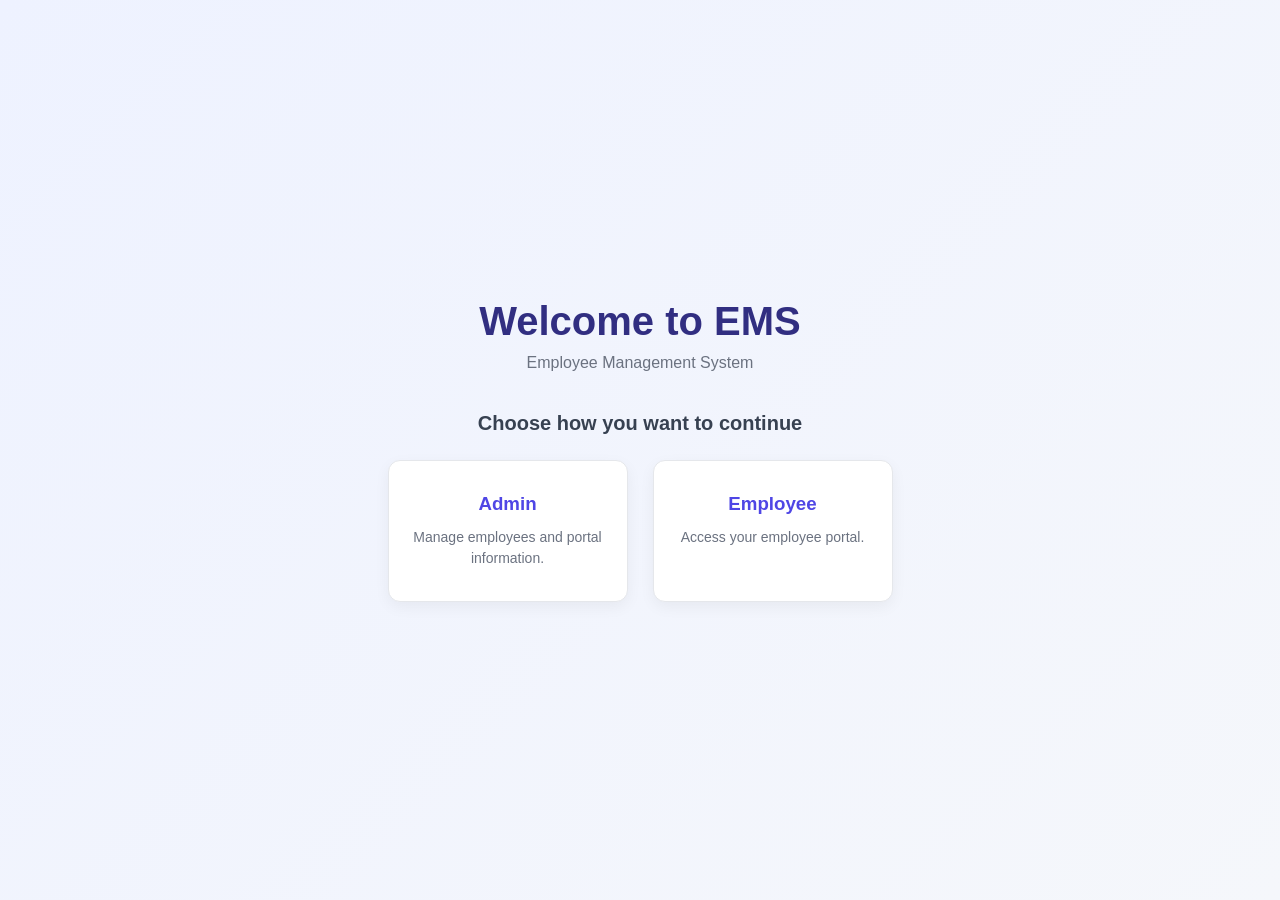
<file: index.html>
<!DOCTYPE html>
<html lang="en">

<head>
    <meta charset="UTF-8">
    <meta name="viewport" content="width=device-width, initial-scale=1.0">
    <title>Welcome | Employee Management System</title>
    <link rel="stylesheet" href="style.css">
</head>

<body>

    <main class="welcome-container">

        <div class="welcome-content">

            <h1>Welcome to EMS</h1>
            <p>Employee Management System</p>

            <h2>Choose how you want to continue</h2>

            <div class="role-options">

                <a href="admin.html" class="role-card">
                    <h3>Admin</h3>
                    <p>Manage employees and portal information.</p>
                </a>

                <a href="employee.html" class="role-card">
                    <h3>Employee</h3>
                    <p>Access your employee portal.</p>
                </a>

            </div>

        </div>

    </main>

</body>

</html>
</file>
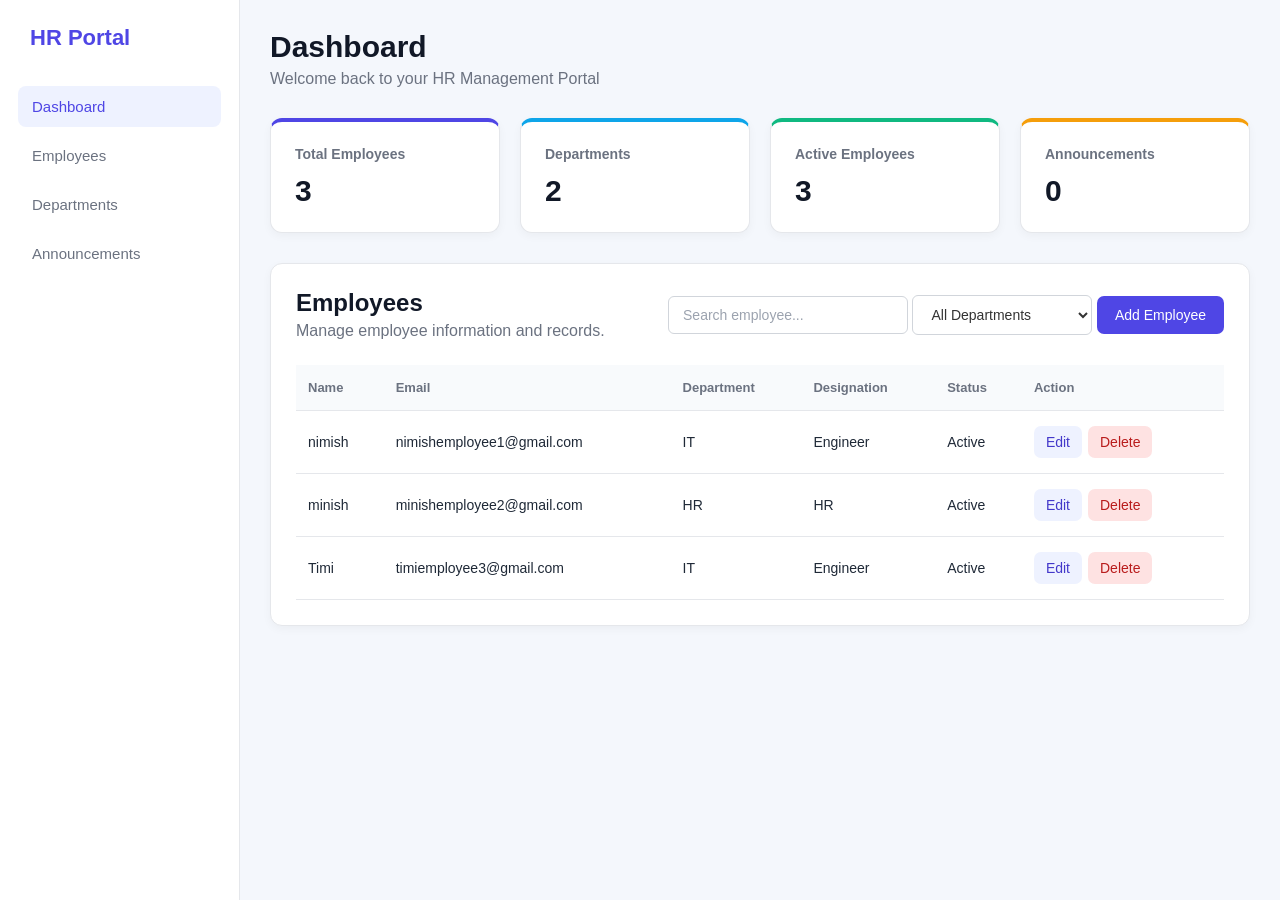
<file: admin.html>
<!DOCTYPE html>
<html lang="en">

<head>
    <meta charset="UTF-8">
    <meta name="viewport" content="width=device-width, initial-scale=1.0">
    <title>Employee Management System</title>
    <link rel="stylesheet" href="style.css">
</head>

<body>

    <div class="app">

        <aside class="sidebar">
            <div class="logo">
                <h2>HR Portal</h2>
            </div>

            <nav>
                <a href="admin.html" class="active">Dashboard</a>
                <a href="employee.html">Employees</a>
                <a href="departments.html">Departments</a> 
                <a href="#">Announcements</a>
            </nav>
        </aside>

        <main class="main-content">
            <header class="topbar">
                <div>
                    <h1>Dashboard</h1>
                    <p>Welcome back to your HR Management Portal</p>
                </div>
            </header>

            <section class="stats">

                <div class="stat-card">
                    <h3>Total Employees</h3>
                    <p id="totalEmployees">0</p>
                </div>

                <div class="stat-card">
                    <h3>Departments</h3>
                    <p id="totalDepartments">0</p>
                </div>

                <div class="stat-card">
                    <h3>Active Employees</h3>
                    <p id="activeEmployees">0</p>
                </div>

                <div class="stat-card">
                    <h3>Announcements</h3>
                    <p id="totalAnnouncements">0</p>
                </div>

            </section>

            <section class="dashboard-section">

                <div class="section-header">
                    <div>
                        <h2>Employees</h2>
                        <p>Manage employee information and records.</p>
                    </div>

                    <div>
                        <input type="text" id="searchInput" placeholder="Search employee...">

                        <select id="departmentFilter">
                            <option value="">All Departments</option>
                            <option value="IT">IT</option>
                            <option value="HR">HR</option>
                            <option value="Marketing">Marketing</option>
                            <option value="Finance">Finance</option>
                        </select>

                        <button id="addEmployeeBtn">Add Employee</button>

                    </div>
                </div>

                <div class="employee-table-container">
                    <table>
                        <thead>
                            <tr>
                                <th>Name</th>
                                <th>Email</th>
                                <th>Department</th>
                                <th>Designation</th>
                                <th>Status</th>
                                <th>Action</th>
                            </tr>
                        </thead>

                        <tbody id="employeeTableBody">
                        </tbody>
                    </table>
                </div>

            </section>

        </main>

    </div>

    <!-- edit form -->

    <div id="editModal" class="modal">
        <div class="modal-content">

            <div class="modal-header">
                <h2>Edit Employee</h2>
                <button id="closeEditModal">&times;</button>
            </div>

            <form id="editEmployeeForm">

                <label for="editName">Name</label>
                <input type="text" id="editName">

                <label for="editEmail">Email</label>
                <input type="email" id="editEmail">

                <label for="editDepartment">Department</label>
                <select id="editDepartment">
                    <option value="IT">IT</option>
                    <option value="HR">HR</option>
                    <option value="Marketing">Marketing</option>
                    <option value="Finance">Finance</option>
                </select>

                <label for="editDesignation">Designation</label>
                <input type="text" id="editDesignation">

                <label for="editStatus">Status</label>
                <select id="editStatus">
                    <option value="Active">Active</option>
                    <option value="Inactive">Inactive</option>
                </select>

                <div class="modal-actions">
                    <button type="button" id="cancelEdit">Cancel</button>
                    <button type="submit">Save Changes</button>
                </div>

            </form>

        </div>
    </div>

    <!-- add New Employee form -->

    <div id="addEmployeeModal" class="modal">
        <div class="modal-content">

            <div class="modal-header">
                <h2>Add Employee</h2>
                <button id="closeAddEmployeeModal">&times;</button>
            </div>

            <form id="addEmployeeForm">

                <label for="addName">Name</label>
                <input type="text" id="addName">

                <label for="addEmail">Email</label>
                <input type="email" id="addEmail">

                <label for="addDepartment">Department</label>
                <select id="addDepartment">
                    <option value="IT">IT</option>
                    <option value="HR">HR</option>
                    <option value="Marketing">Marketing</option>
                    <option value="Finance">Finance</option>
                </select>

                <label for="addDesignation">Designation</label>
                <input type="text" id="addDesignation">

                <label for="addStatus">Status</label>
                <select id="addStatus">
                    <option value="Active">Active</option>
                    <option value="Inactive">Inactive</option>
                </select>

                <div class="modal-actions">
                    <button type="button" id="cancelAddEmployee">Cancel</button>
                    <button type="submit">Add Employee</button>
                </div>

            </form>

        </div>
    </div>

    <script src="js/script.js"></script>
</body>

</html>
</file>
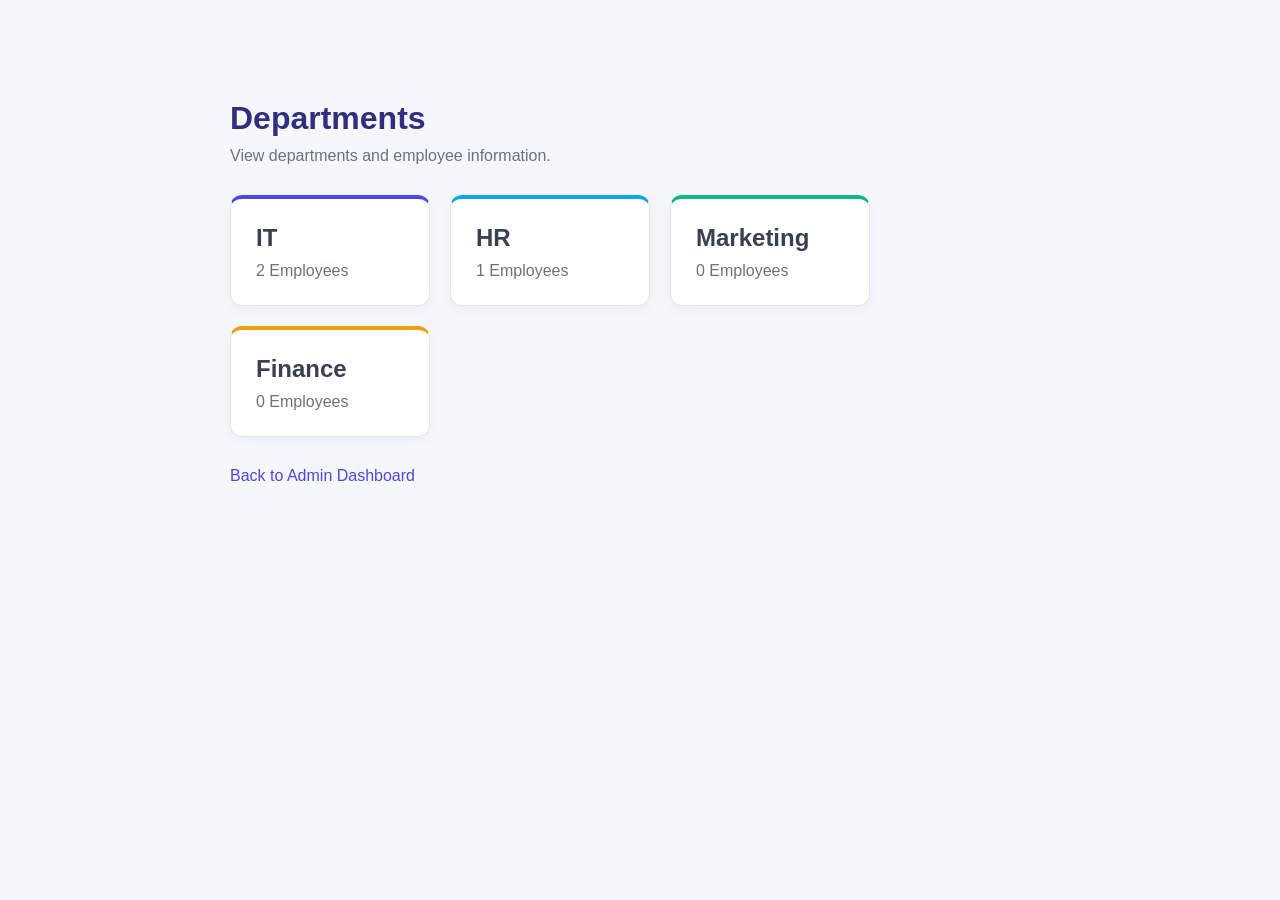
<file: departments.html>
<!DOCTYPE html>
<html lang="en">

<head>
    <meta charset="UTF-8">
    <meta name="viewport" content="width=device-width, initial-scale=1.0">
    <title>Departments | EMS</title>
    <link rel="stylesheet" href="style.css">
</head>

<body>

    <main class="departments-page">

        <h1>Departments</h1>
        <p>View departments and employee information.</p>

        <section id="departmentList"></section>

        <a href="admin.html">Back to Admin Dashboard</a>

    </main>

    <script src="js/departments.js"></script>

</body>

</html>
</file>
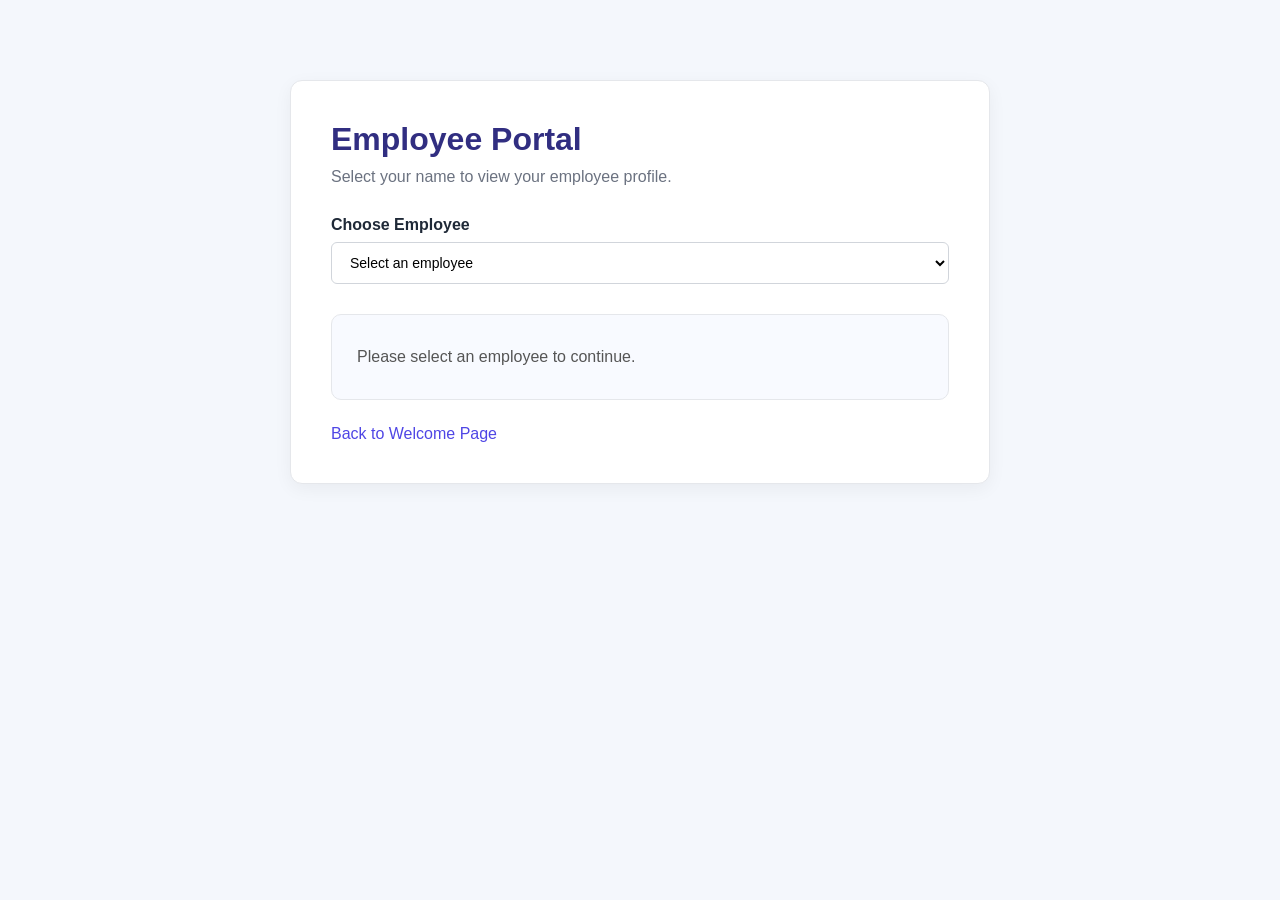
<file: employee.html>
<!DOCTYPE html>
<html lang="en">

<head>
    <meta charset="UTF-8">
    <meta name="viewport" content="width=device-width, initial-scale=1.0">
    <title>Employee Portal | EMS</title>
    <link rel="stylesheet" href="style.css">
</head>

<body>

    <main class="employee-portal">

        <h1>Employee Portal</h1>
        <p>Select your name to view your employee profile.</p>

        <label for="employeeSelect">Choose Employee</label>

        <select id="employeeSelect">
            <option value="">Select an employee</option>
            <option value="1">Nimish</option>
            <option value="2">Minish</option>
            <option value="3">Timi</option>
        </select>

        <section id="employeeProfile">
            <p>Please select an employee to continue.</p>
        </section>

        <a href="index.html">Back to Welcome Page</a>

    </main>
<script src="js/employee.js"></script>
</body>

</html>
</file>
<file: style.css>
* {
    margin: 0;
    padding: 0;
    box-sizing: border-box;
}

body {
    font-family: Arial, sans-serif;
    background: #f4f7fc;
    color: #1f2937;
}

   /* ADMIN DASHBOARD */

.app {
    display: flex;
    min-height: 100vh;
}

/* Sidebar */

.sidebar {
    width: 240px;
    background: #ffffff;
    border-right: 1px solid #e5e7eb;
    padding: 25px 18px;
}

.logo {
    padding: 0 12px 35px;
}

.logo h2 {
    font-size: 22px;
    color: #4f46e5;
}

nav {
    display: flex;
    flex-direction: column;
    gap: 8px;
}

nav a {
    text-decoration: none;
    color: #6b7280;
    padding: 12px 14px;
    border-radius: 8px;
    font-size: 15px;
}

nav a:hover,
nav a.active {
    background: #eef2ff;
    color: #4f46e5;
}

/* Main Content */

.main-content {
    flex: 1;
    padding: 30px;
}

/* Topbar */

.topbar {
    margin-bottom: 30px;
}

.topbar h1 {
    font-size: 30px;
    margin-bottom: 6px;
    color: #111827;
}

.topbar p {
    color: #6b7280;
}

/* Statistics */

.stats {
    display: grid;
    grid-template-columns: repeat(4, 1fr);
    gap: 20px;
    margin-bottom: 30px;
}

.stat-card {
    background: #ffffff;
    padding: 24px;
    border: 1px solid #e5e7eb;
    border-radius: 12px;
    box-shadow: 0 3px 10px rgba(0, 0, 0, 0.04);
}

.stat-card:nth-child(1) {
    border-top: 4px solid #4f46e5;
}

.stat-card:nth-child(2) {
    border-top: 4px solid #0ea5e9;
}

.stat-card:nth-child(3) {
    border-top: 4px solid #10b981;
}

.stat-card:nth-child(4) {
    border-top: 4px solid #f59e0b;
}

.stat-card h3 {
    color: #6b7280;
    font-size: 14px;
    margin-bottom: 12px;
}

.stat-card p {
    font-size: 30px;
    font-weight: 700;
    color: #111827;
}

/* Dashboard Section */

.dashboard-section {
    background: #ffffff;
    border: 1px solid #e5e7eb;
    border-radius: 12px;
    padding: 25px;
    box-shadow: 0 3px 10px rgba(0, 0, 0, 0.04);
}

.section-header {
    display: flex;
    justify-content: space-between;
    align-items: center;
    margin-bottom: 25px;
    gap: 20px;
}

.section-header h2 {
    margin-bottom: 5px;
    color: #111827;
}

.section-header p {
    color: #6b7280;
}

/* Buttons */

button {
    border: none;
    background: #4f46e5;
    color: #ffffff;
    padding: 11px 18px;
    border-radius: 7px;
    cursor: pointer;
    font-size: 14px;
}

button:hover {
    background: #4338ca;
}

/* Employee Table */

.employee-table-container {
    overflow-x: auto;
}

table {
    width: 100%;
    border-collapse: collapse;
    background: #ffffff;
}

th,
td {
    padding: 15px 12px;
    text-align: left;
    border-bottom: 1px solid #e5e7eb;
}

th {
    color: #6b7280;
    font-size: 13px;
    background: #f8fafc;
}

td {
    font-size: 14px;
}

tbody tr:hover {
    background: #fafafa;
}

/* Table Buttons */

td button {
    margin-right: 6px;
    padding: 8px 12px;
}

td button:first-child {
    background: #eef2ff;
    color: #4338ca;
}

td button:first-child:hover {
    background: #e0e7ff;
}

td button:last-child {
    background: #fee2e2;
    color: #b91c1c;
}

td button:last-child:hover {
    background: #fecaca;
}

/* Search */

#searchInput {
    width: 240px;
    padding: 10px 14px;
    border: 1px solid #d1d5db;
    border-radius: 6px;
    outline: none;
    font-size: 14px;
    background: #ffffff;
}

#searchInput::placeholder {
    color: #9ca3af;
}

#searchInput:focus {
    border-color: #4f46e5;
    box-shadow: 0 0 0 3px rgba(79, 70, 229, 0.1);
}

/* Department Filter */

#departmentFilter {
    width: 180px;
    padding: 10px 14px;
    border: 1px solid #d1d5db;
    border-radius: 6px;
    outline: none;
    font-size: 14px;
    background: #ffffff;
    color: #333333;
    cursor: pointer;
}

#departmentFilter:hover {
    border-color: #a5b4fc;
}

#departmentFilter:focus {
    border-color: #4f46e5;
    box-shadow: 0 0 0 3px rgba(79, 70, 229, 0.1);
}

   /* MODALS */

.modal {
    display: none;
    position: fixed;
    inset: 0;
    background: rgba(15, 23, 42, 0.55);
    justify-content: center;
    align-items: center;
    z-index: 1000;
}

.modal-content {
    background: #ffffff;
    width: 450px;
    max-width: 90%;
    padding: 28px;
    border-radius: 12px;
    box-shadow: 0 15px 35px rgba(0, 0, 0, 0.15);
}

.modal-header {
    display: flex;
    justify-content: space-between;
    align-items: center;
    margin-bottom: 20px;
}

.modal-header h2 {
    color: #111827;
}

.modal-header button {
    border: none;
    background: none;
    color: #6b7280;
    font-size: 25px;
    padding: 0;
}

.modal-header button:hover {
    background: none;
    color: #111827;
}

.modal-content label {
    display: block;
    margin-bottom: 6px;
    margin-top: 14px;
    font-size: 14px;
    font-weight: 600;
}

.modal-content input,
.modal-content select {
    width: 100%;
    padding: 10px;
    border: 1px solid #d1d5db;
    border-radius: 6px;
    outline: none;
}

.modal-content input:focus,
.modal-content select:focus {
    border-color: #4f46e5;
    box-shadow: 0 0 0 3px rgba(79, 70, 229, 0.08);
}

.modal-actions {
    display: flex;
    justify-content: flex-end;
    gap: 10px;
    margin-top: 25px;
}
   /* WELCOME PAGE */

.welcome-container {
    min-height: 100vh;
    display: flex;
    justify-content: center;
    align-items: center;
    padding: 30px;
    background: linear-gradient(135deg, #eef2ff, #f5f7fb);
}

.welcome-content {
    width: 100%;
    max-width: 650px;
    text-align: center;
}

.welcome-content h1 {
    font-size: 40px;
    color: #312e81;
    margin-bottom: 10px;
}

.welcome-content > p {
    color: #6b7280;
    margin-bottom: 40px;
}

.welcome-content h2 {
    font-size: 20px;
    color: #374151;
    margin-bottom: 25px;
}

.role-options {
    display: flex;
    justify-content: center;
    gap: 25px;
}

.role-card {
    width: 240px;
    padding: 32px 20px;
    background-color: #ffffff;
    border: 1px solid #e5e7eb;
    border-radius: 12px;
    text-decoration: none;
    color: #333333;
    box-shadow: 0 5px 15px rgba(0, 0, 0, 0.05);
}

.role-card:hover {
    border-color: #818cf8;
    box-shadow: 0 8px 20px rgba(79, 70, 229, 0.12);
}

.role-card h3 {
    margin-bottom: 12px;
    color: #4f46e5;
}

.role-card p {
    color: #6b7280;
    font-size: 14px;
    line-height: 1.5;
}

   /* EMPLOYEE PORTAL */

.employee-portal {
    max-width: 700px;
    margin: 80px auto;
    padding: 40px;
    background-color: #ffffff;
    border: 1px solid #e5e7eb;
    border-radius: 12px;
    box-shadow: 0 5px 18px rgba(0, 0, 0, 0.05);
}

.employee-portal h1 {
    margin-bottom: 10px;
    color: #312e81;
}

.employee-portal > p {
    color: #6b7280;
    margin-bottom: 30px;
}

.employee-portal label {
    display: block;
    margin-bottom: 8px;
    font-weight: 600;
}

#employeeSelect {
    width: 100%;
    padding: 11px 14px;
    border: 1px solid #d1d5db;
    border-radius: 6px;
    font-size: 14px;
    margin-bottom: 30px;
    background: #ffffff;
}

#employeeSelect:focus {
    outline: none;
    border-color: #4f46e5;
}

#employeeProfile {
    padding: 25px;
    border: 1px solid #e5e7eb;
    border-radius: 10px;
    margin-bottom: 25px;
    background: #f8faff;
}

#employeeProfile h2 {
    margin-bottom: 15px;
    color: #4f46e5;
}

#employeeProfile p {
    margin: 8px 0;
    color: #555555;
}

.employee-portal > a {
    color: #4f46e5;
    text-decoration: none;
}

.employee-portal > a:hover {
    text-decoration: underline;
}

   /* DEPARTMENTS PAGE */

.departments-page {
    max-width: 900px;
    margin: 60px auto;
    padding: 40px;
}

.departments-page h1 {
    margin-bottom: 10px;
    color: #312e81;
}

.departments-page > p {
    color: #6b7280;
    margin-bottom: 30px;
}

#departmentList {
    display: flex;
    flex-wrap: wrap;
    gap: 20px;
    margin-bottom: 30px;
}

#departmentList > div {
    width: 200px;
    padding: 25px;
    background-color: #ffffff;
    border: 1px solid #e5e7eb;
    border-radius: 12px;
    box-shadow: 0 4px 12px rgba(0, 0, 0, 0.04);
}

#departmentList > div:nth-child(1) {
    border-top: 4px solid #4f46e5;
}

#departmentList > div:nth-child(2) {
    border-top: 4px solid #0ea5e9;
}

#departmentList > div:nth-child(3) {
    border-top: 4px solid #10b981;
}

#departmentList > div:nth-child(4) {
    border-top: 4px solid #f59e0b;
}

#departmentList h2 {
    margin-bottom: 10px;
    color: #374151;
}

#departmentList p {
    color: #6b7280;
}

.departments-page > a {
    color: #4f46e5;
    text-decoration: none;
}

.departments-page > a:hover {
    text-decoration: underline;
}

/* RESPONSIVE DESIGN */

@media (max-width: 900px) {

    .stats {
        grid-template-columns: repeat(2, 1fr);
    }

}

@media (max-width: 650px) {

    .app {
        flex-direction: column;
    }

    .sidebar {
        width: 100%;
        padding: 18px;
    }

    .logo {
        padding: 0 10px 20px;
    }

    nav {
        flex-direction: row;
        flex-wrap: wrap;
    }

    nav a {
        flex: 1;
        text-align: center;
        min-width: 100px;
    }

    .main-content {
        padding: 20px;
    }

    .stats {
        grid-template-columns: 1fr;
    }

    .section-header {
        flex-direction: column;
        align-items: flex-start;
        gap: 15px;
    }

    #searchInput,
    #departmentFilter {
        width: 100%;
    }

    .role-options {
        flex-direction: column;
        align-items: center;
    }

    .role-card {
        width: 100%;
        max-width: 300px;
    }

    .employee-portal,
    .departments-page {
        margin: 30px 15px;
        padding: 25px;
    }

    #departmentList {
        flex-direction: column;
    }

    #departmentList > div {
        width: 100%;
    }

}
</file>
